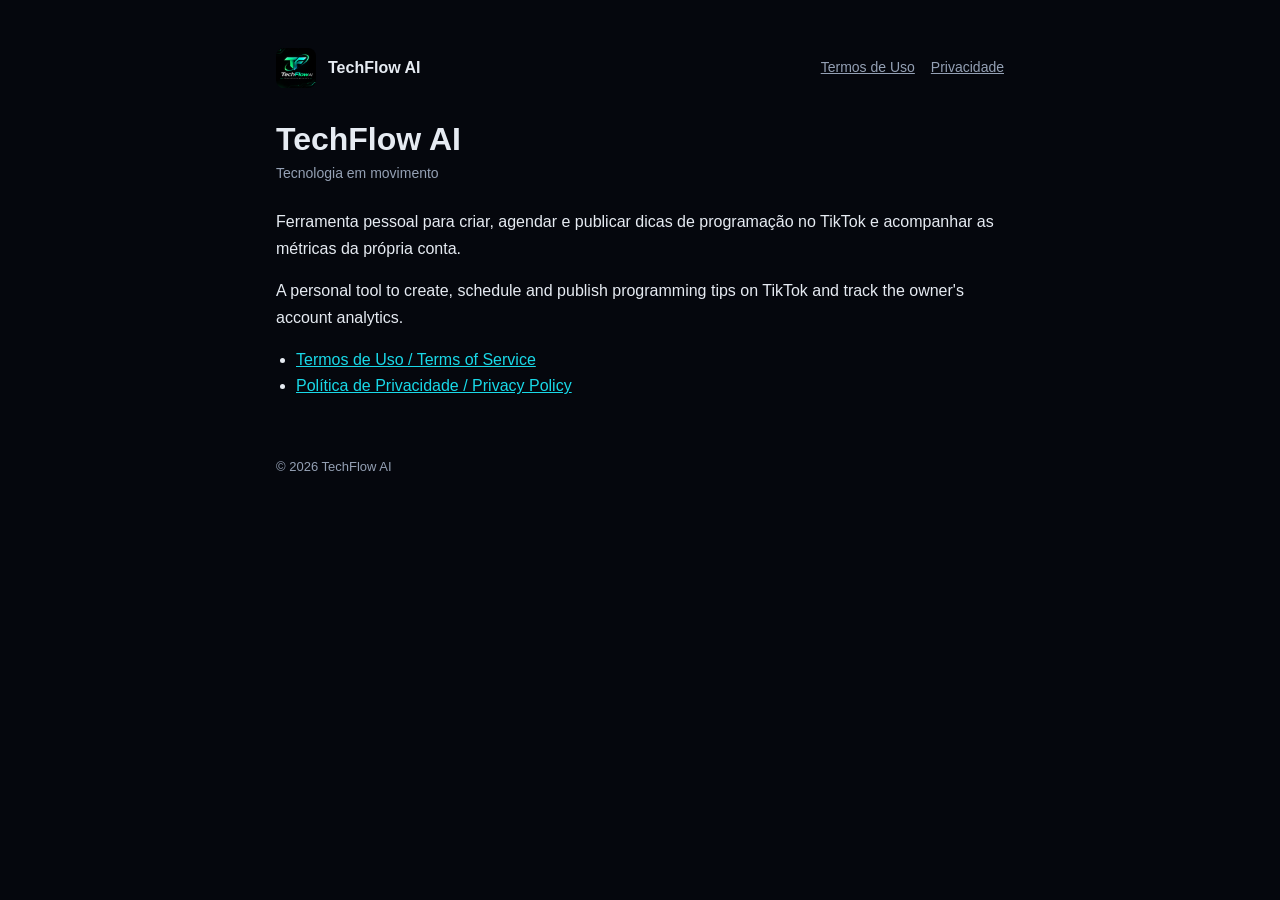
<file: index.html>
<!doctype html>
<html lang="pt-BR">
<head>
  <meta charset="utf-8">
  <meta name="viewport" content="width=device-width, initial-scale=1">
  <title>TechFlow AI</title>
  <link rel="icon" href="logo.png">
  <link rel="stylesheet" href="style.css">
</head>
<body>
<main>
  <header>
    <img src="logo.png" alt="">
    <a class="brand" href="./">TechFlow AI</a>
    <nav><a href="terms.html">Termos de Uso</a><a href="privacy.html">Privacidade</a></nav>
  </header>

  <h1>TechFlow AI</h1>
  <p class="meta">Tecnologia em movimento</p>
  <p>Ferramenta pessoal para criar, agendar e publicar dicas de programação no TikTok e acompanhar as métricas da própria conta.</p>
  <p lang="en">A personal tool to create, schedule and publish programming tips on TikTok and track the owner's account analytics.</p>
  <ul>
    <li><a href="terms.html">Termos de Uso / Terms of Service</a></li>
    <li><a href="privacy.html">Política de Privacidade / Privacy Policy</a></li>
  </ul>

  <footer>© 2026 TechFlow AI</footer>
</main>
</body>
</html>
</file>
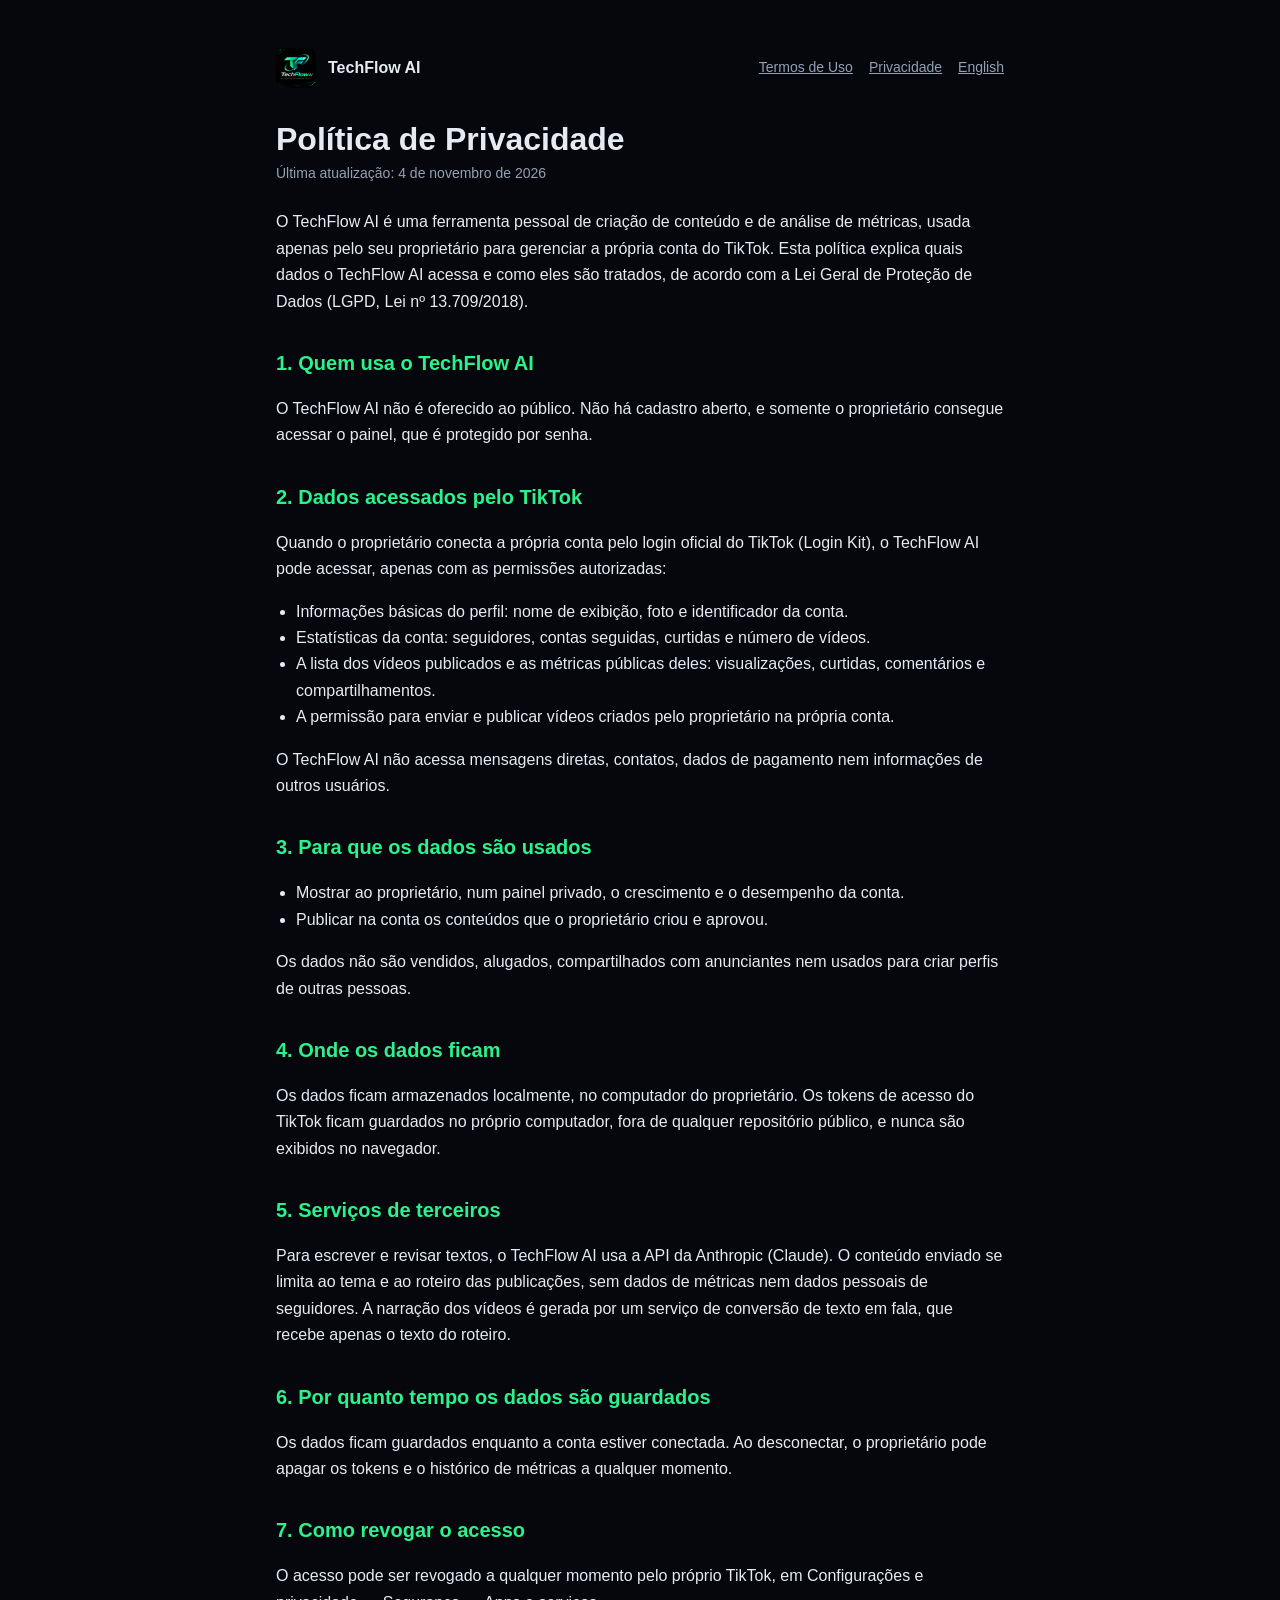
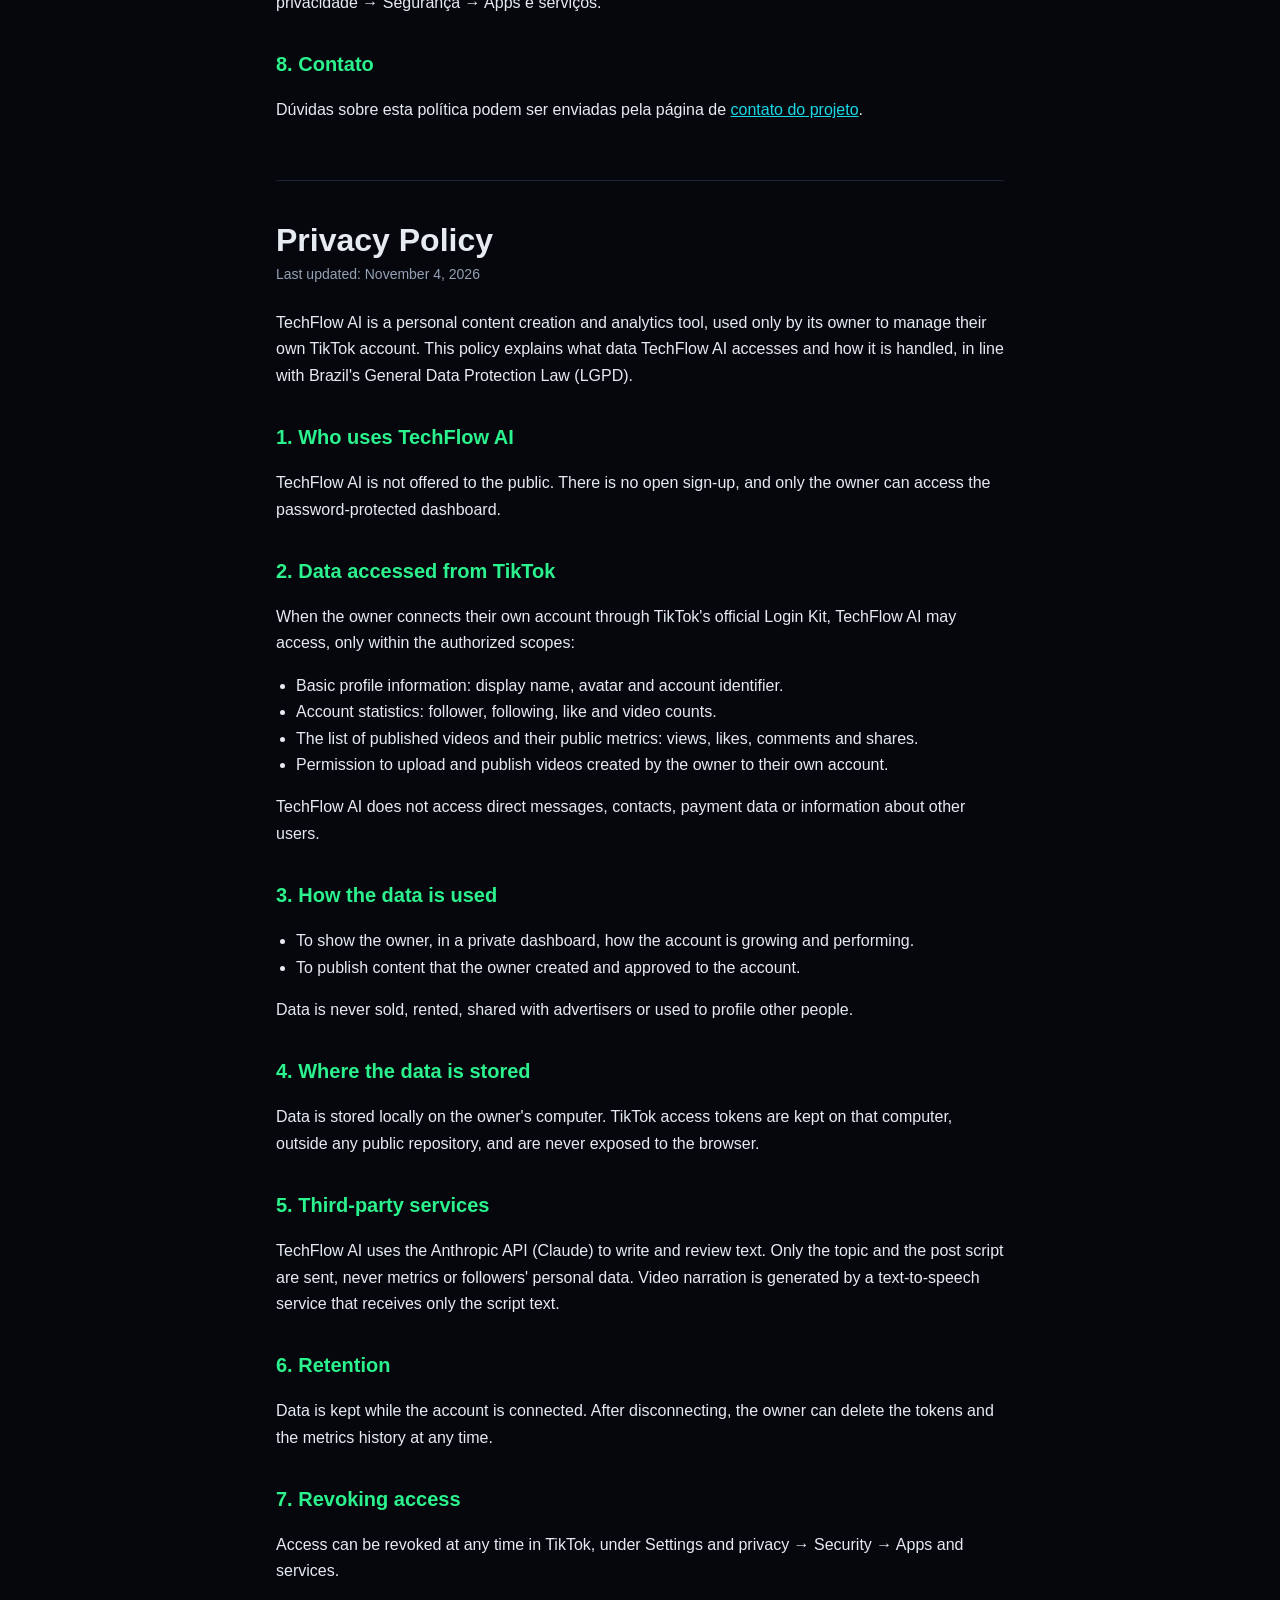
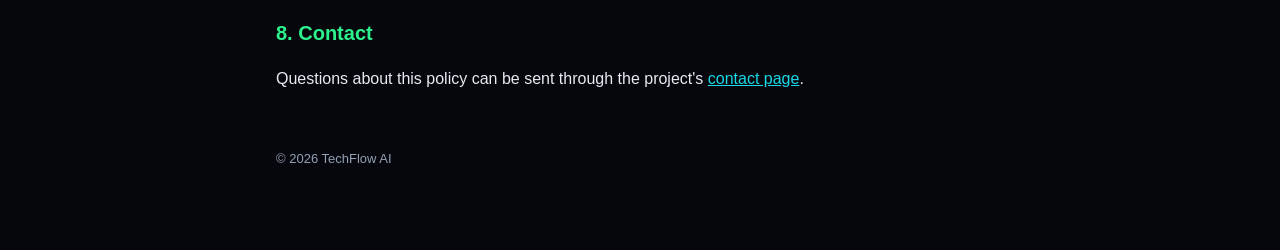
<file: privacy.html>
<!doctype html>
<html lang="pt-BR">
<head>
  <meta charset="utf-8">
  <meta name="viewport" content="width=device-width, initial-scale=1">
  <title>Política de Privacidade · TechFlow AI</title>
  <link rel="icon" href="logo.png">
  <link rel="stylesheet" href="style.css">
</head>
<body>
<main>
  <header>
    <img src="logo.png" alt="">
    <a class="brand" href="./">TechFlow AI</a>
    <nav><a href="terms.html">Termos de Uso</a><a href="privacy.html">Privacidade</a><a href="#en">English</a></nav>
  </header>

  <h1>Política de Privacidade</h1>
  <p class="meta">Última atualização: 4 de novembro de 2026</p>

  <p>O TechFlow AI é uma ferramenta pessoal de criação de conteúdo e de análise de métricas, usada apenas pelo seu proprietário para gerenciar a própria conta do TikTok. Esta política explica quais dados o TechFlow AI acessa e como eles são tratados, de acordo com a Lei Geral de Proteção de Dados (LGPD, Lei nº 13.709/2018).</p>

  <h2>1. Quem usa o TechFlow AI</h2>
  <p>O TechFlow AI não é oferecido ao público. Não há cadastro aberto, e somente o proprietário consegue acessar o painel, que é protegido por senha.</p>

  <h2>2. Dados acessados pelo TikTok</h2>
  <p>Quando o proprietário conecta a própria conta pelo login oficial do TikTok (Login Kit), o TechFlow AI pode acessar, apenas com as permissões autorizadas:</p>
  <ul>
    <li>Informações básicas do perfil: nome de exibição, foto e identificador da conta.</li>
    <li>Estatísticas da conta: seguidores, contas seguidas, curtidas e número de vídeos.</li>
    <li>A lista dos vídeos publicados e as métricas públicas deles: visualizações, curtidas, comentários e compartilhamentos.</li>
    <li>A permissão para enviar e publicar vídeos criados pelo proprietário na própria conta.</li>
  </ul>
  <p>O TechFlow AI não acessa mensagens diretas, contatos, dados de pagamento nem informações de outros usuários.</p>

  <h2>3. Para que os dados são usados</h2>
  <ul>
    <li>Mostrar ao proprietário, num painel privado, o crescimento e o desempenho da conta.</li>
    <li>Publicar na conta os conteúdos que o proprietário criou e aprovou.</li>
  </ul>
  <p>Os dados não são vendidos, alugados, compartilhados com anunciantes nem usados para criar perfis de outras pessoas.</p>

  <h2>4. Onde os dados ficam</h2>
  <p>Os dados ficam armazenados localmente, no computador do proprietário. Os tokens de acesso do TikTok ficam guardados no próprio computador, fora de qualquer repositório público, e nunca são exibidos no navegador.</p>

  <h2>5. Serviços de terceiros</h2>
  <p>Para escrever e revisar textos, o TechFlow AI usa a API da Anthropic (Claude). O conteúdo enviado se limita ao tema e ao roteiro das publicações, sem dados de métricas nem dados pessoais de seguidores. A narração dos vídeos é gerada por um serviço de conversão de texto em fala, que recebe apenas o texto do roteiro.</p>

  <h2>6. Por quanto tempo os dados são guardados</h2>
  <p>Os dados ficam guardados enquanto a conta estiver conectada. Ao desconectar, o proprietário pode apagar os tokens e o histórico de métricas a qualquer momento.</p>

  <h2>7. Como revogar o acesso</h2>
  <p>O acesso pode ser revogado a qualquer momento pelo próprio TikTok, em Configurações e privacidade → Segurança → Apps e serviços.</p>

  <h2>8. Contato</h2>
  <p>Dúvidas sobre esta política podem ser enviadas pela página de <a href="https://github.com/Willzins2/techflow-ai-legal/issues">contato do projeto</a>.</p>

  <section class="lang" id="en" lang="en">
    <h1>Privacy Policy</h1>
    <p class="meta">Last updated: November 4, 2026</p>

    <p>TechFlow AI is a personal content creation and analytics tool, used only by its owner to manage their own TikTok account. This policy explains what data TechFlow AI accesses and how it is handled, in line with Brazil's General Data Protection Law (LGPD).</p>

    <h2>1. Who uses TechFlow AI</h2>
    <p>TechFlow AI is not offered to the public. There is no open sign-up, and only the owner can access the password-protected dashboard.</p>

    <h2>2. Data accessed from TikTok</h2>
    <p>When the owner connects their own account through TikTok's official Login Kit, TechFlow AI may access, only within the authorized scopes:</p>
    <ul>
      <li>Basic profile information: display name, avatar and account identifier.</li>
      <li>Account statistics: follower, following, like and video counts.</li>
      <li>The list of published videos and their public metrics: views, likes, comments and shares.</li>
      <li>Permission to upload and publish videos created by the owner to their own account.</li>
    </ul>
    <p>TechFlow AI does not access direct messages, contacts, payment data or information about other users.</p>

    <h2>3. How the data is used</h2>
    <ul>
      <li>To show the owner, in a private dashboard, how the account is growing and performing.</li>
      <li>To publish content that the owner created and approved to the account.</li>
    </ul>
    <p>Data is never sold, rented, shared with advertisers or used to profile other people.</p>

    <h2>4. Where the data is stored</h2>
    <p>Data is stored locally on the owner's computer. TikTok access tokens are kept on that computer, outside any public repository, and are never exposed to the browser.</p>

    <h2>5. Third-party services</h2>
    <p>TechFlow AI uses the Anthropic API (Claude) to write and review text. Only the topic and the post script are sent, never metrics or followers' personal data. Video narration is generated by a text-to-speech service that receives only the script text.</p>

    <h2>6. Retention</h2>
    <p>Data is kept while the account is connected. After disconnecting, the owner can delete the tokens and the metrics history at any time.</p>

    <h2>7. Revoking access</h2>
    <p>Access can be revoked at any time in TikTok, under Settings and privacy → Security → Apps and services.</p>

    <h2>8. Contact</h2>
    <p>Questions about this policy can be sent through the project's <a href="https://github.com/Willzins2/techflow-ai-legal/issues">contact page</a>.</p>
  </section>

  <footer>© 2026 TechFlow AI</footer>
</main>
</body>
</html>
</file>
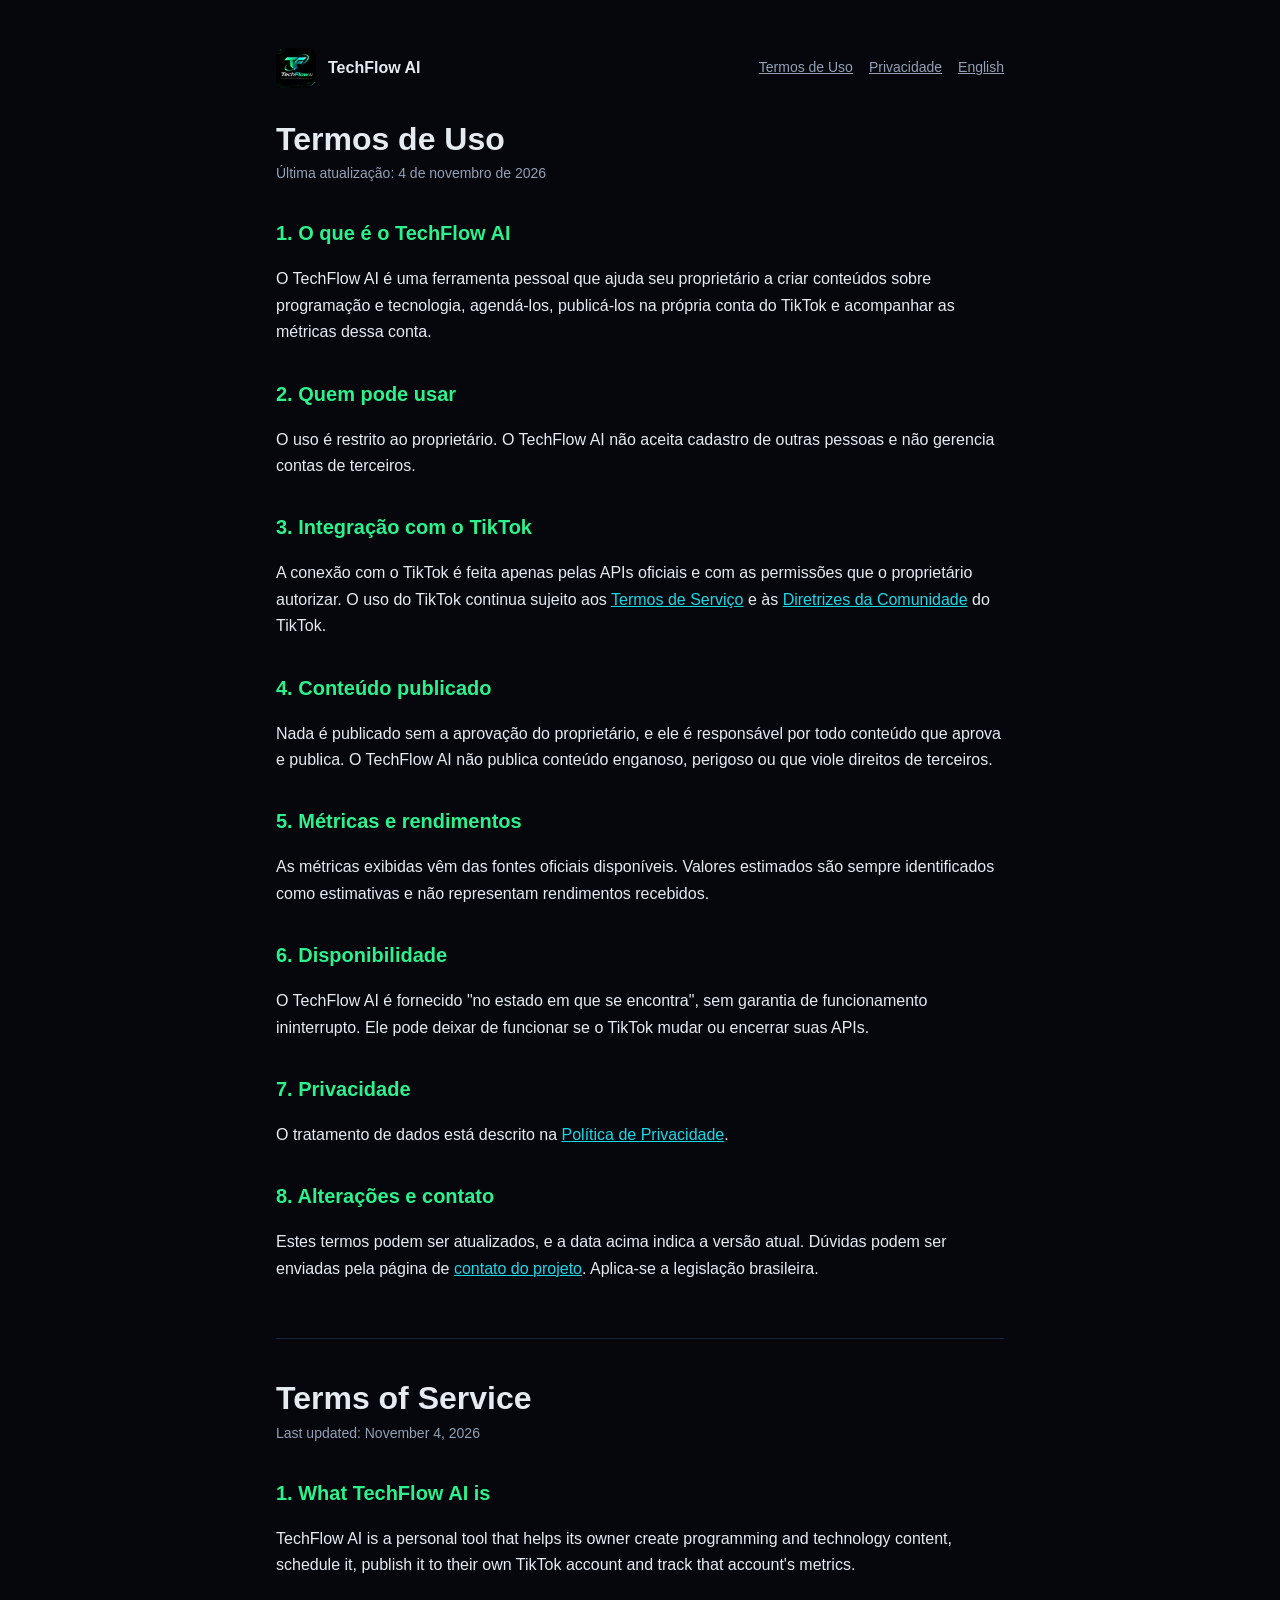
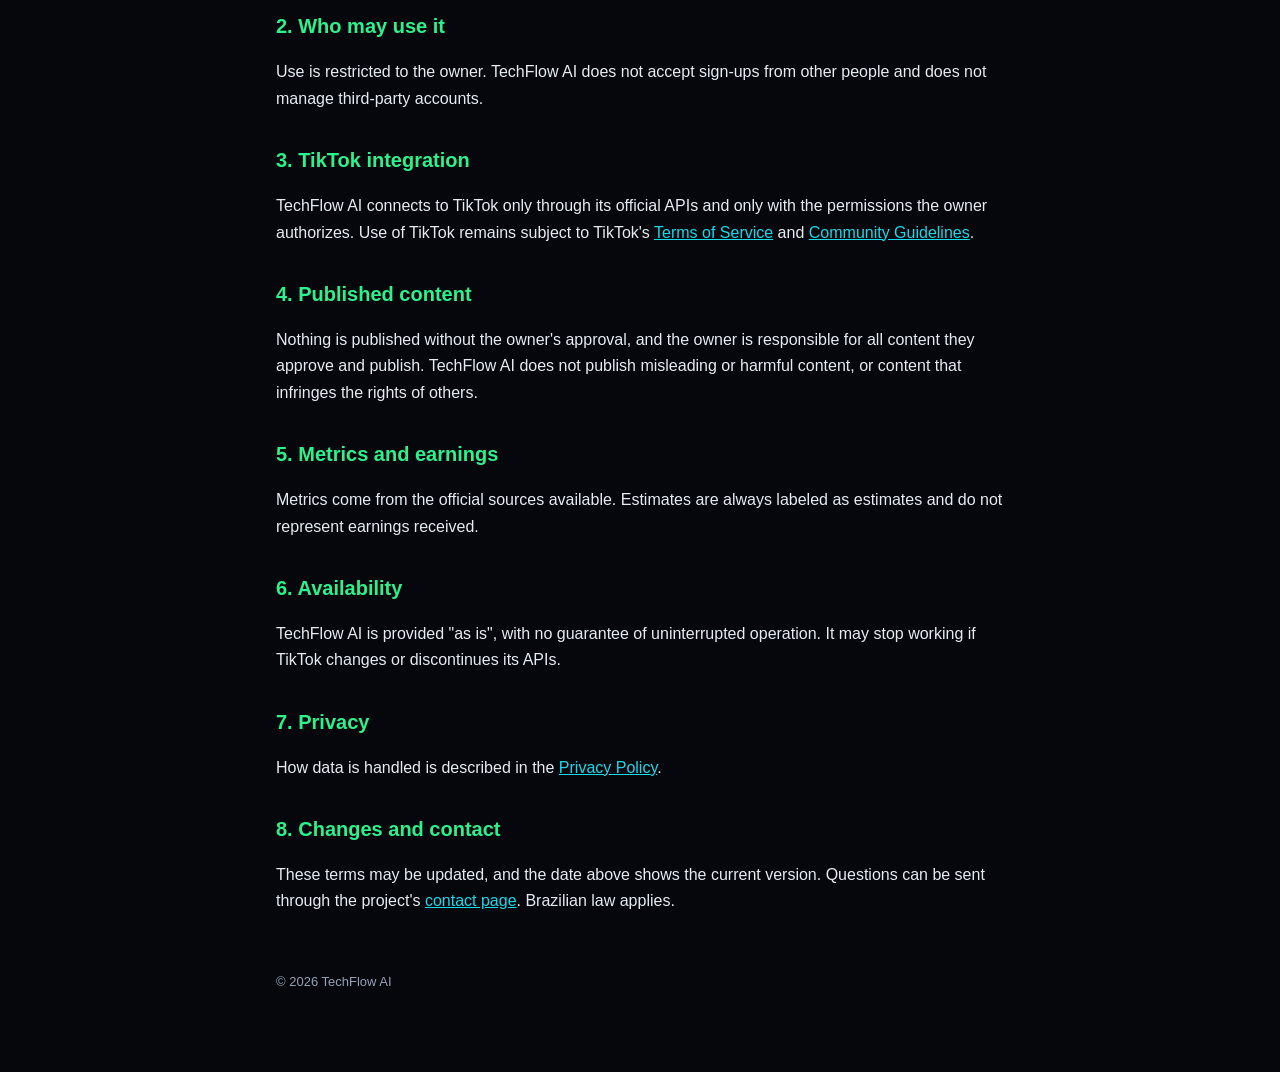
<file: terms.html>
<!doctype html>
<html lang="pt-BR">
<head>
  <meta charset="utf-8">
  <meta name="viewport" content="width=device-width, initial-scale=1">
  <title>Termos de Uso · TechFlow AI</title>
  <link rel="icon" href="logo.png">
  <link rel="stylesheet" href="style.css">
</head>
<body>
<main>
  <header>
    <img src="logo.png" alt="">
    <a class="brand" href="./">TechFlow AI</a>
    <nav><a href="terms.html">Termos de Uso</a><a href="privacy.html">Privacidade</a><a href="#en">English</a></nav>
  </header>

  <h1>Termos de Uso</h1>
  <p class="meta">Última atualização: 4 de novembro de 2026</p>

  <h2>1. O que é o TechFlow AI</h2>
  <p>O TechFlow AI é uma ferramenta pessoal que ajuda seu proprietário a criar conteúdos sobre programação e tecnologia, agendá-los, publicá-los na própria conta do TikTok e acompanhar as métricas dessa conta.</p>

  <h2>2. Quem pode usar</h2>
  <p>O uso é restrito ao proprietário. O TechFlow AI não aceita cadastro de outras pessoas e não gerencia contas de terceiros.</p>

  <h2>3. Integração com o TikTok</h2>
  <p>A conexão com o TikTok é feita apenas pelas APIs oficiais e com as permissões que o proprietário autorizar. O uso do TikTok continua sujeito aos <a href="https://www.tiktok.com/legal/terms-of-service">Termos de Serviço</a> e às <a href="https://www.tiktok.com/community-guidelines">Diretrizes da Comunidade</a> do TikTok.</p>

  <h2>4. Conteúdo publicado</h2>
  <p>Nada é publicado sem a aprovação do proprietário, e ele é responsável por todo conteúdo que aprova e publica. O TechFlow AI não publica conteúdo enganoso, perigoso ou que viole direitos de terceiros.</p>

  <h2>5. Métricas e rendimentos</h2>
  <p>As métricas exibidas vêm das fontes oficiais disponíveis. Valores estimados são sempre identificados como estimativas e não representam rendimentos recebidos.</p>

  <h2>6. Disponibilidade</h2>
  <p>O TechFlow AI é fornecido "no estado em que se encontra", sem garantia de funcionamento ininterrupto. Ele pode deixar de funcionar se o TikTok mudar ou encerrar suas APIs.</p>

  <h2>7. Privacidade</h2>
  <p>O tratamento de dados está descrito na <a href="privacy.html">Política de Privacidade</a>.</p>

  <h2>8. Alterações e contato</h2>
  <p>Estes termos podem ser atualizados, e a data acima indica a versão atual. Dúvidas podem ser enviadas pela página de <a href="https://github.com/Willzins2/techflow-ai-legal/issues">contato do projeto</a>. Aplica-se a legislação brasileira.</p>

  <section class="lang" id="en" lang="en">
    <h1>Terms of Service</h1>
    <p class="meta">Last updated: November 4, 2026</p>

    <h2>1. What TechFlow AI is</h2>
    <p>TechFlow AI is a personal tool that helps its owner create programming and technology content, schedule it, publish it to their own TikTok account and track that account's metrics.</p>

    <h2>2. Who may use it</h2>
    <p>Use is restricted to the owner. TechFlow AI does not accept sign-ups from other people and does not manage third-party accounts.</p>

    <h2>3. TikTok integration</h2>
    <p>TechFlow AI connects to TikTok only through its official APIs and only with the permissions the owner authorizes. Use of TikTok remains subject to TikTok's <a href="https://www.tiktok.com/legal/terms-of-service">Terms of Service</a> and <a href="https://www.tiktok.com/community-guidelines">Community Guidelines</a>.</p>

    <h2>4. Published content</h2>
    <p>Nothing is published without the owner's approval, and the owner is responsible for all content they approve and publish. TechFlow AI does not publish misleading or harmful content, or content that infringes the rights of others.</p>

    <h2>5. Metrics and earnings</h2>
    <p>Metrics come from the official sources available. Estimates are always labeled as estimates and do not represent earnings received.</p>

    <h2>6. Availability</h2>
    <p>TechFlow AI is provided "as is", with no guarantee of uninterrupted operation. It may stop working if TikTok changes or discontinues its APIs.</p>

    <h2>7. Privacy</h2>
    <p>How data is handled is described in the <a href="privacy.html">Privacy Policy</a>.</p>

    <h2>8. Changes and contact</h2>
    <p>These terms may be updated, and the date above shows the current version. Questions can be sent through the project's <a href="https://github.com/Willzins2/techflow-ai-legal/issues">contact page</a>. Brazilian law applies.</p>
  </section>

  <footer>© 2026 TechFlow AI</footer>
</main>
</body>
</html>
</file>
<file: style.css>
:root {
  --bg: #05070d;
  --line: #1b2337;
  --fg: #e6ebf2;
  --muted: #94a0b4;
  --green: #2bf28c;
  --cyan: #19d9e8;
}
* { box-sizing: border-box; }
body {
  margin: 0;
  background: var(--bg);
  color: var(--fg);
  font: 16px/1.65 -apple-system, BlinkMacSystemFont, "Segoe UI", Inter, Roboto, sans-serif;
}
main { max-width: 760px; margin: 0 auto; padding: 48px 16px 80px; }
header { display: flex; flex-wrap: wrap; align-items: center; gap: 12px; margin-bottom: 32px; }
header img { width: 40px; height: 40px; border-radius: 8px; }
header .brand { color: var(--fg); text-decoration: none; font-weight: 700; }
nav { margin-left: auto; display: flex; gap: 16px; font-size: 14px; }
a { color: var(--cyan); }
nav a { color: var(--muted); }
h1 { font-size: 32px; line-height: 1.2; margin: 0 0 4px; }
h2 { font-size: 20px; margin: 32px 0 8px; color: var(--green); }
.meta { color: var(--muted); font-size: 14px; margin: 0 0 24px; }
.lang { border-top: 1px solid var(--line); margin-top: 56px; padding-top: 40px; }
ul { padding-left: 20px; }
footer { margin-top: 56px; color: var(--muted); font-size: 13px; }
</file>
